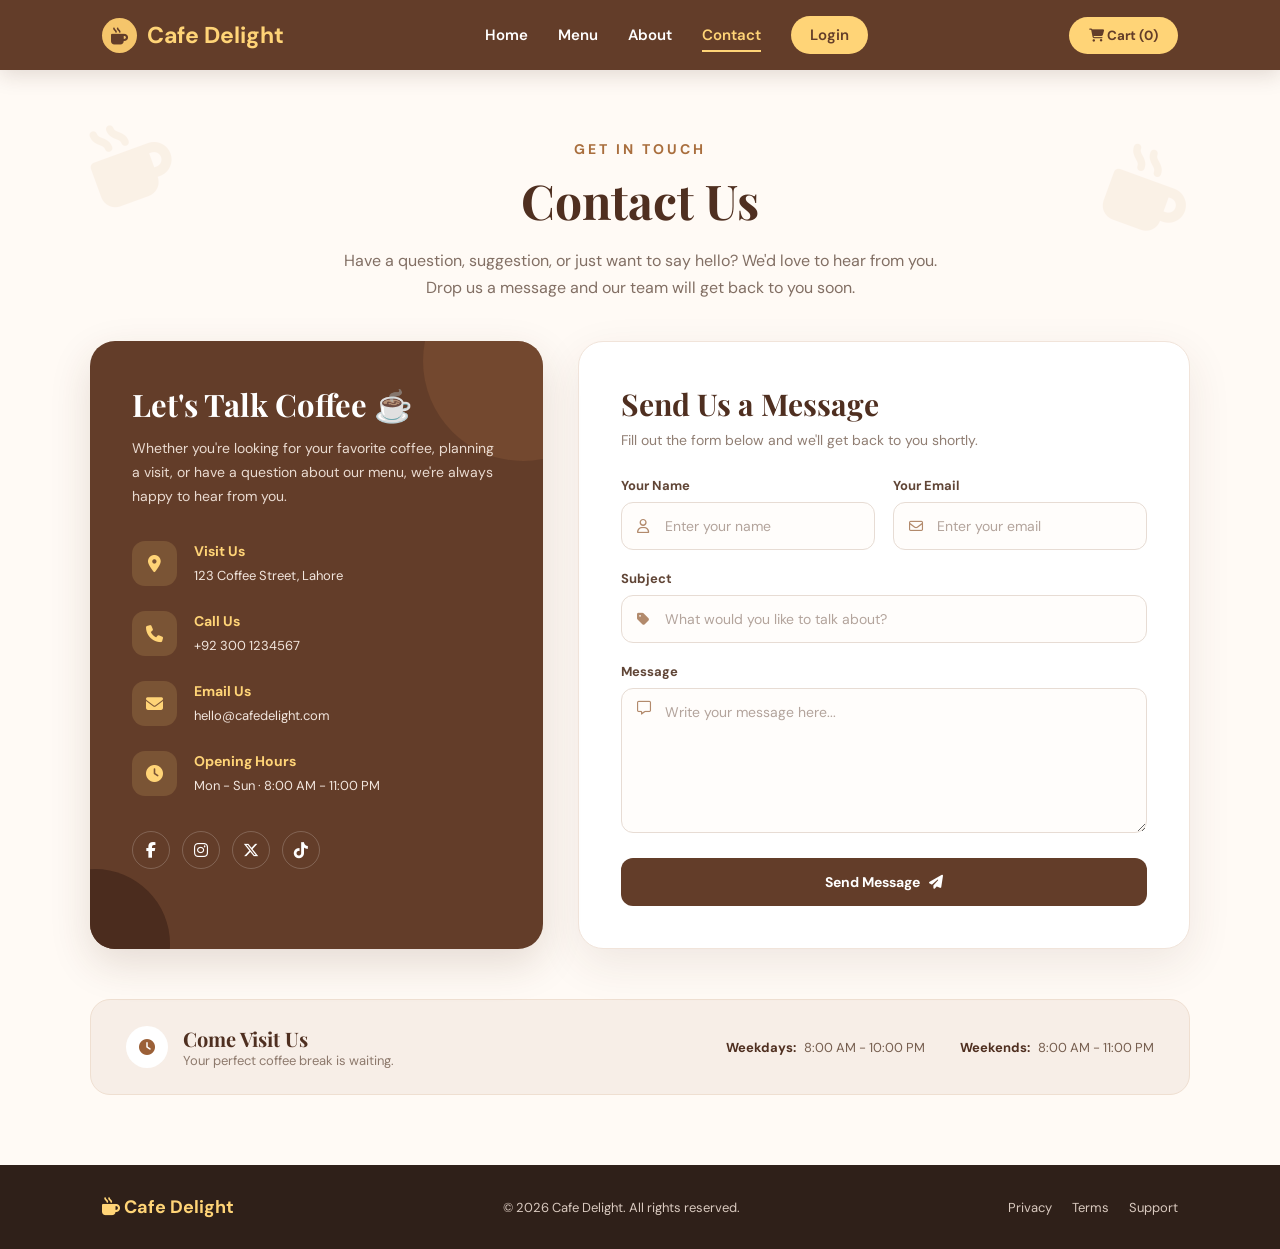
<file: cafe/contact.html>
<!DOCTYPE html>
<html lang="en">
<head>
    <meta charset="UTF-8">
    <meta name="viewport" content="width=device-width, initial-scale=1.0">

    <title>Contact Us | Cafe Delight</title>

    <!-- Google Font -->
    <link rel="preconnect" href="https://fonts.googleapis.com">
    <link rel="preconnect" href="https://fonts.gstatic.com" crossorigin>
    <link href="https://fonts.googleapis.com/css2?family=DM+Sans:wght@400;500;600;700&family=Playfair+Display:wght@600;700&display=swap" rel="stylesheet">

    <!-- Font Awesome Icons -->
    <link rel="stylesheet"
          href="https://cdnjs.cloudflare.com/ajax/libs/font-awesome/6.5.2/css/all.min.css">

    <style>

        /* =========================
           RESET
        ========================= */

        * {
            margin: 0;
            padding: 0;
            box-sizing: border-box;
        }

        html {
            scroll-behavior: smooth;
        }

        body {
            font-family: "DM Sans", sans-serif;
            background: #fffaf5;
            color: #4f2f20;
            min-height: 100vh;
        }

        a {
            text-decoration: none;
            color: inherit;
        }

        button,
        input,
        textarea {
            font-family: inherit;
        }


        /* =========================
           NAVBAR
        ========================= */

        .navbar {
            height: 70px;
            background: #633d29;
            display: flex;
            align-items: center;
            justify-content: space-between;
            padding: 0 8%;
            color: white;
            box-shadow: 0 5px 20px rgba(60, 35, 22, 0.15);
            position: sticky;
            top: 0;
            z-index: 1000;
        }

        .logo {
            display: flex;
            align-items: center;
            gap: 10px;
            font-size: 23px;
            font-weight: 700;
            color: #ffd477;
        }

        .logo-icon {
            width: 35px;
            height: 35px;
            border-radius: 50%;
            background: #f5c56b;
            color: #633d29;
            display: flex;
            align-items: center;
            justify-content: center;
            font-size: 17px;
        }

        .nav-links {
            display: flex;
            align-items: center;
            gap: 30px;
        }

        .nav-links a {
            color: #fff;
            font-size: 15px;
            font-weight: 600;
            position: relative;
            transition: 0.3s;
        }

        .nav-links a::after {
            content: "";
            position: absolute;
            width: 0;
            height: 2px;
            background: #ffd477;
            left: 0;
            bottom: -7px;
            transition: 0.3s;
        }

        .nav-links a:hover,
        .nav-links a.active {
            color: #ffd477;
        }

        .nav-links a:hover::after,
        .nav-links a.active::after {
            width: 100%;
        }

        .login-btn {
            background: #ffd477;
            color: #633d29 !important;
            padding: 9px 19px;
            border-radius: 25px;
        }

        .login-btn:hover {
            transform: translateY(-2px);
            box-shadow: 0 5px 15px rgba(255, 212, 119, 0.3);
        }

        .login-btn::after {
            display: none;
        }

        .cart-btn {
            background: #ffd477;
            color: #633d29;
            border: none;
            padding: 10px 20px;
            border-radius: 25px;
            cursor: pointer;
            font-weight: 700;
            transition: 0.3s;
        }

        .cart-btn:hover {
            transform: translateY(-2px);
            box-shadow: 0 5px 15px rgba(255, 212, 119, 0.35);
        }


        /* =========================
           HERO
        ========================= */

        .contact-hero {
            text-align: center;
            padding: 70px 20px 40px;
            position: relative;
            overflow: hidden;
        }

        .coffee-decoration {
            position: absolute;
            color: #e9c9a7;
            font-size: 80px;
            opacity: 0.18;
        }

        .coffee-left {
            left: 7%;
            top: 50px;
            transform: rotate(-20deg);
        }

        .coffee-right {
            right: 7%;
            top: 80px;
            transform: rotate(20deg);
        }

        .small-title {
            color: #a96e3d;
            font-size: 14px;
            font-weight: 700;
            letter-spacing: 3px;
            text-transform: uppercase;
            margin-bottom: 10px;
        }

        .contact-hero h1 {
            font-family: "Playfair Display", serif;
            font-size: 48px;
            color: #4f2f20;
            margin-bottom: 15px;
        }

        .contact-hero p {
            max-width: 600px;
            margin: auto;
            color: #826f64;
            font-size: 16px;
            line-height: 1.7;
        }


        /* =========================
           CONTACT SECTION
        ========================= */

        .contact-section {
            max-width: 1150px;
            margin: 0 auto 80px;
            padding: 0 25px;

            display: grid;
            grid-template-columns: 0.85fr 1.15fr;
            gap: 35px;
        }


        /* =========================
           CONTACT INFO
        ========================= */

        .contact-info {
            background: #633d29;
            border-radius: 25px;
            padding: 42px;
            color: white;
            position: relative;
            overflow: hidden;
            box-shadow: 0 15px 40px rgba(83, 48, 29, 0.15);
        }

        .contact-info::before {
            content: "";
            position: absolute;
            width: 200px;
            height: 200px;
            border-radius: 50%;
            background: #8b5738;
            right: -80px;
            top: -80px;
            opacity: 0.4;
        }

        .contact-info::after {
            content: "";
            position: absolute;
            width: 150px;
            height: 150px;
            border-radius: 50%;
            background: #4b2c1e;
            left: -70px;
            bottom: -70px;
        }

        .contact-info h2 {
            font-family: "Playfair Display", serif;
            font-size: 31px;
            margin-bottom: 12px;
            position: relative;
            z-index: 2;
        }

        .contact-info > p {
            color: #eadbd1;
            line-height: 1.7;
            font-size: 14px;
            margin-bottom: 32px;
            position: relative;
            z-index: 2;
        }

        .info-item {
            display: flex;
            align-items: center;
            gap: 17px;
            margin-bottom: 25px;
            position: relative;
            z-index: 2;
        }

        .info-icon {
            width: 45px;
            height: 45px;
            border-radius: 13px;
            background: rgba(255, 212, 119, 0.15);
            color: #ffd477;
            display: flex;
            align-items: center;
            justify-content: center;
            font-size: 17px;
            flex-shrink: 0;
        }

        .info-item h4 {
            font-size: 14px;
            margin-bottom: 4px;
            color: #ffd477;
        }

        .info-item span {
            color: #f2e6de;
            font-size: 13px;
        }

        .socials {
            display: flex;
            gap: 12px;
            margin-top: 35px;
            position: relative;
            z-index: 2;
        }

        .socials a {
            width: 38px;
            height: 38px;
            border: 1px solid rgba(255,255,255,0.2);
            border-radius: 50%;
            display: flex;
            align-items: center;
            justify-content: center;
            transition: 0.3s;
        }

        .socials a:hover {
            background: #ffd477;
            color: #633d29;
            transform: translateY(-4px);
        }


        /* =========================
           FORM CARD
        ========================= */

        .contact-form-card {
            background: white;
            padding: 42px;
            border-radius: 25px;
            box-shadow: 0 15px 45px rgba(78, 48, 31, 0.09);
            border: 1px solid #f1e4da;
        }

        .form-heading {
            margin-bottom: 28px;
        }

        .form-heading h2 {
            font-family: "Playfair Display", serif;
            font-size: 30px;
            color: #4f2f20;
            margin-bottom: 7px;
        }

        .form-heading p {
            color: #907e73;
            font-size: 14px;
        }

        .input-row {
            display: grid;
            grid-template-columns: 1fr 1fr;
            gap: 18px;
        }

        .form-group {
            margin-bottom: 20px;
        }

        .form-group label {
            display: block;
            font-size: 13px;
            font-weight: 700;
            color: #604536;
            margin-bottom: 8px;
        }

        .input-box {
            position: relative;
        }

        .input-box i {
            position: absolute;
            left: 16px;
            top: 50%;
            transform: translateY(-50%);
            color: #b28a6c;
            font-size: 14px;
        }

        .input-box textarea + i {
            top: 20px;
        }

        .form-control {
            width: 100%;
            border: 1px solid #e7dcd4;
            background: #fffdfb;
            border-radius: 12px;
            padding: 14px 16px 14px 43px;
            outline: none;
            color: #4f2f20;
            font-size: 14px;
            transition: 0.3s;
        }

        textarea.form-control {
            min-height: 145px;
            resize: vertical;
        }

        .form-control::placeholder {
            color: #b3a49c;
        }

        .form-control:focus {
            border-color: #b77a4c;
            background: white;
            box-shadow: 0 0 0 4px rgba(183, 122, 76, 0.08);
        }

        .submit-btn {
            width: 100%;
            border: none;
            padding: 15px;
            border-radius: 12px;
            background: #633d29;
            color: white;
            font-size: 14px;
            font-weight: 700;
            cursor: pointer;
            transition: 0.3s;
            display: flex;
            align-items: center;
            justify-content: center;
            gap: 9px;
        }

        .submit-btn:hover {
            background: #4d2d1e;
            transform: translateY(-2px);
            box-shadow: 0 8px 20px rgba(99, 61, 41, 0.2);
        }

        .success-message {
            display: none;
            background: #edf8ef;
            color: #397044;
            border: 1px solid #cce8d0;
            padding: 13px 15px;
            border-radius: 10px;
            margin-bottom: 20px;
            font-size: 13px;
        }


        /* =========================
           OPENING HOURS
        ========================= */

        .hours {
            max-width: 1150px;
            margin: -30px auto 70px;
            padding: 0 25px;
        }

        .hours-box {
            background: #f7eee7;
            border-radius: 20px;
            padding: 25px 35px;
            display: flex;
            justify-content: space-between;
            align-items: center;
            border: 1px solid #efdfd1;
        }

        .hours-title {
            display: flex;
            align-items: center;
            gap: 15px;
        }

        .hours-title i {
            width: 42px;
            height: 42px;
            display: flex;
            align-items: center;
            justify-content: center;
            background: #fff;
            border-radius: 50%;
            color: #9b6037;
        }

        .hours-title h3 {
            font-family: "Playfair Display", serif;
            font-size: 20px;
        }

        .hours-list {
            display: flex;
            gap: 35px;
            color: #765e4f;
            font-size: 13px;
        }

        .hours-list strong {
            color: #4f2f20;
            margin-right: 5px;
        }


        /* =========================
           FOOTER
        ========================= */

        footer {
            background: #2f2019;
            color: #d9c9bf;
            padding: 30px 8%;
        }

        .footer-content {
            display: flex;
            align-items: center;
            justify-content: space-between;
        }

        .footer-logo {
            color: #ffd477;
            font-size: 18px;
            font-weight: 700;
        }

        .footer-content p {
            font-size: 13px;
        }

        .footer-links {
            display: flex;
            gap: 20px;
            font-size: 13px;
        }

        .footer-links a:hover {
            color: #ffd477;
        }


       /* =========================
   MOBILE MENU
========================= */

.menu-toggle {
    display: none;
    color: white;
    font-size: 23px;
    cursor: pointer;
    background: none;
    border: none;
}

/* Mobile */
@media (max-width: 700px) {

    .navbar {
        position: sticky;
        top: 0;
        z-index: 1000;
    }

    .nav-links {
        display: none;
        position: absolute;
        top: 70px;
        left: 0;
        width: 100%;
        background: #633d29;
        flex-direction: column;
        align-items: stretch;
        gap: 0;
        padding: 10px 5% 20px;
        box-shadow: 0 10px 20px rgba(0,0,0,0.15);
    }

    /* This class opens the menu */
    .nav-links.active {
        display: flex;
    }

    .nav-links a {
        padding: 14px 10px;
        display: block;
    }

    .nav-links a::after {
        display: none;
    }

    .cart-btn {
        display: none;
    }

    .menu-toggle {
        display: block;
    }

    /* Rest of your existing mobile CSS */
    .contact-hero {
        padding-top: 50px;
    }

    .contact-hero h1 {
        font-size: 38px;
    }

    .coffee-decoration {
        display: none;
    }

    .contact-section {
        padding: 0 15px;
    }

    .contact-info,
    .contact-form-card {
        padding: 28px 22px;
        border-radius: 20px;
    }

    .input-row {
        grid-template-columns: 1fr;
        gap: 0;
    }

    .hours {
        padding: 0 15px;
    }

    .hours-list {
        flex-direction: column;
        gap: 10px;
    }

    .footer-content {
        flex-direction: column;
        gap: 15px;
        text-align: center;
    }

    .footer-links {
        display: none;
    }
}



        /* =========================
           RESPONSIVE
        ========================= */

        @media (max-width: 900px) {

            .navbar {
                padding: 0 5%;
            }

            .contact-section {
                grid-template-columns: 1fr;
            }

            .contact-info {
                min-height: auto;
            }

            .hours-box {
                flex-direction: column;
                align-items: flex-start;
                gap: 20px;
            }

        }

        @media (max-width: 700px) {

            .nav-links {
                display: none;
            }

            .cart-btn {
                display: none;
            }

            .menu-toggle {
                display: block;
            }

            .contact-hero {
                padding-top: 50px;
            }

            .contact-hero h1 {
                font-size: 38px;
            }

            .coffee-decoration {
                display: none;
            }

            .contact-section {
                padding: 0 15px;
            }

            .contact-info,
            .contact-form-card {
                padding: 28px 22px;
                border-radius: 20px;
            }

            .input-row {
                grid-template-columns: 1fr;
                gap: 0;
            }

            .hours {
                padding: 0 15px;
            }

            .hours-list {
                flex-direction: column;
                gap: 10px;
            }

            .footer-content {
                flex-direction: column;
                gap: 15px;
                text-align: center;
            }

            .footer-links {
                display: none;
            }
        }

    </style>
</head>

<body>


    <!-- =========================
         NAVBAR
    ========================== -->

    <nav class="navbar">

        <a href="#" class="logo">
            <span class="logo-icon">
                <i class="fa-solid fa-mug-hot"></i>
            </span>
            Cafe Delight
        </a>

        <div class="nav-links">
            <a href="index.html">Home</a>
            <a href="manu.html">Menu</a>
            <a href="about.html">About</a>
            <a href="contact.html" class="active">Contact</a>
            <a href="login.html" class="login-btn">Login</a>
        </div>

        <button class="cart-btn">
            <i class="fa-solid fa-cart-shopping"></i>
            Cart (0)
        </button>

       <button class="menu-toggle" id="menuToggle" type="button">
    <i class="fa-solid fa-bars"></i>
</button>


    </nav>



    <!-- =========================
         HERO
    ========================== -->

    <section class="contact-hero">

        <i class="fa-solid fa-mug-hot coffee-decoration coffee-left"></i>
        <i class="fa-solid fa-mug-hot coffee-decoration coffee-right"></i>

        <div class="small-title">
            Get In Touch
        </div>

        <h1>Contact Us</h1>

        <p>
            Have a question, suggestion, or just want to say hello?
            We'd love to hear from you. Drop us a message and our team
            will get back to you soon.
        </p>

    </section>



    <!-- =========================
         CONTACT SECTION
    ========================== -->

    <section class="contact-section">


        <!-- CONTACT INFORMATION -->

        <div class="contact-info">

            <h2>Let's Talk Coffee ☕</h2>

            <p>
                Whether you're looking for your favorite coffee,
                planning a visit, or have a question about our menu,
                we're always happy to hear from you.
            </p>


            <div class="info-item">

                <div class="info-icon">
                    <i class="fa-solid fa-location-dot"></i>
                </div>

                <div>
                    <h4>Visit Us</h4>
                    <span>123 Coffee Street, Lahore</span>
                </div>

            </div>


            <div class="info-item">

                <div class="info-icon">
                    <i class="fa-solid fa-phone"></i>
                </div>

                <div>
                    <h4>Call Us</h4>
                    <span>+92 300 1234567</span>
                </div>

            </div>


            <div class="info-item">

                <div class="info-icon">
                    <i class="fa-solid fa-envelope"></i>
                </div>

                <div>
                    <h4>Email Us</h4>
                    <span>hello@cafedelight.com</span>
                </div>

            </div>


            <div class="info-item">

                <div class="info-icon">
                    <i class="fa-solid fa-clock"></i>
                </div>

                <div>
                    <h4>Opening Hours</h4>
                    <span>Mon - Sun · 8:00 AM - 11:00 PM</span>
                </div>

            </div>


            <!-- SOCIAL ICONS -->

            <div class="socials">

                <a href="#">
                    <i class="fa-brands fa-facebook-f"></i>
                </a>

                <a href="#">
                    <i class="fa-brands fa-instagram"></i>
                </a>

                <a href="#">
                    <i class="fa-brands fa-x-twitter"></i>
                </a>

                <a href="#">
                    <i class="fa-brands fa-tiktok"></i>
                </a>

            </div>

        </div>



        <!-- CONTACT FORM -->

        <div class="contact-form-card">

            <div class="form-heading">

                <h2>Send Us a Message</h2>

                <p>
                    Fill out the form below and we'll get back to you shortly.
                </p>

            </div>


            <div class="success-message" id="successMessage">
                <i class="fa-solid fa-circle-check"></i>
                &nbsp; Your message has been sent successfully!
            </div>


            <form id="contactForm">


                <div class="input-row">

                    <div class="form-group">

                        <label for="name">
                            Your Name
                        </label>

                        <div class="input-box">

                            <i class="fa-regular fa-user"></i>

                            <input
                                type="text"
                                id="name"
                                class="form-control"
                                placeholder="Enter your name"
                                required
                            >

                        </div>

                    </div>


                    <div class="form-group">

                        <label for="email">
                            Your Email
                        </label>

                        <div class="input-box">

                            <i class="fa-regular fa-envelope"></i>

                            <input
                                type="email"
                                id="email"
                                class="form-control"
                                placeholder="Enter your email"
                                required
                            >

                        </div>

                    </div>

                </div>


                <div class="form-group">

                    <label for="subject">
                        Subject
                    </label>

                    <div class="input-box">

                        <i class="fa-solid fa-tag"></i>

                        <input
                            type="text"
                            id="subject"
                            class="form-control"
                            placeholder="What would you like to talk about?"
                            required
                        >

                    </div>

                </div>


                <div class="form-group">

                    <label for="message">
                        Message
                    </label>

                    <div class="input-box">

                        <textarea
                            id="message"
                            class="form-control"
                            placeholder="Write your message here..."
                            required
                        ></textarea>

                        <i class="fa-regular fa-message"></i>

                    </div>

                </div>


                <button type="submit" class="submit-btn">

                    Send Message

                    <i class="fa-solid fa-paper-plane"></i>

                </button>


            </form>

        </div>

    </section>



    <!-- =========================
         OPENING HOURS
    ========================== -->

    <section class="hours">

        <div class="hours-box">

            <div class="hours-title">

                <i class="fa-solid fa-clock"></i>

                <div>
                    <h3>Come Visit Us</h3>
                    <p style="font-size:13px;color:#8d796c;">
                        Your perfect coffee break is waiting.
                    </p>
                </div>

            </div>


            <div class="hours-list">

                <div>
                    <strong>Weekdays:</strong>
                    8:00 AM - 10:00 PM
                </div>

                <div>
                    <strong>Weekends:</strong>
                    8:00 AM - 11:00 PM
                </div>

            </div>

        </div>

    </section>



    <!-- =========================
         FOOTER
    ========================== -->

    <footer>

        <div class="footer-content">

            <div class="footer-logo">
                <i class="fa-solid fa-mug-hot"></i>
                Cafe Delight
            </div>

            <p>
                © 2026 Cafe Delight. All rights reserved.
            </p>

            <div class="footer-links">
                <a href="#">Privacy</a>
                <a href="#">Terms</a>
                <a href="#">Support</a>
            </div>

        </div>

    </footer>



    <!-- =========================
         JAVASCRIPT
    ========================== -->

   <script>

const form = document.getElementById("contactForm");
const successMessage = document.getElementById("successMessage");

form.addEventListener("submit", function(event) {

    event.preventDefault();

    successMessage.style.display = "block";

    form.reset();

    setTimeout(() => {
        successMessage.style.display = "none";
    }, 5000);

});


/* =========================
   MOBILE MENU
========================= */

const menuToggle = document.getElementById("menuToggle");
const navLinks = document.querySelector(".nav-links");

menuToggle.addEventListener("click", function () {

    navLinks.classList.toggle("active");

    const icon = menuToggle.querySelector("i");

    if (navLinks.classList.contains("active")) {
        icon.classList.remove("fa-bars");
        icon.classList.add("fa-xmark");
    } else {
        icon.classList.remove("fa-xmark");
        icon.classList.add("fa-bars");
    }

});

</script>
</file>
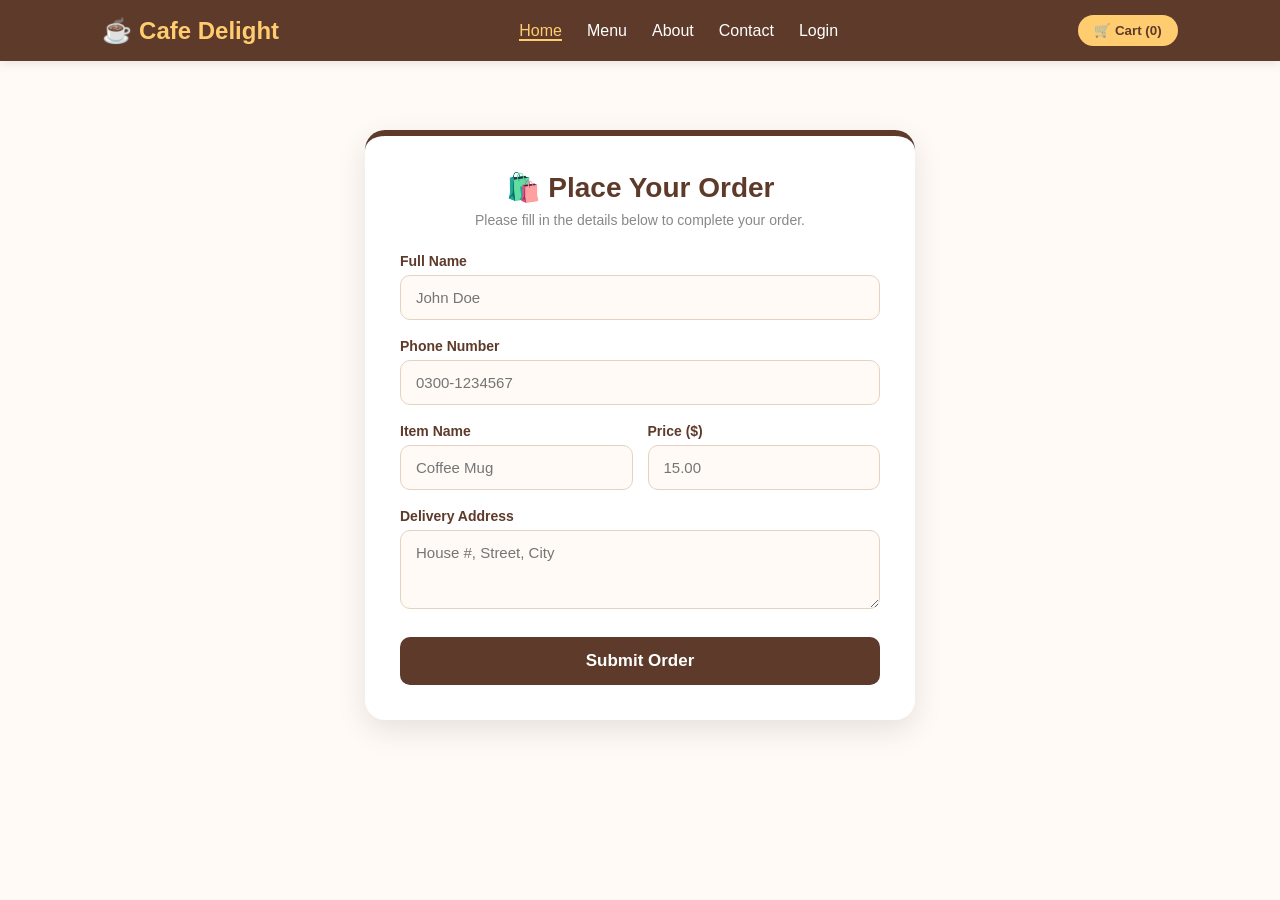
<file: cafe/login.html>
<!DOCTYPE html>
<html lang="en">
<head>
    <meta charset="UTF-8">
    <meta name="viewport" content="width=device-width, initial-scale=1.0">
    <title>Document</title>
    <link rel="stylesheet" href="css/style.css">
</head>
<body>
    <header>
    <nav>
        <div class="logo">☕ Cafe Delight</div>
        <ul class="nav-links">
            <li><a href="index.html" onclick="showPage('home')" class="nav-link active">Home</a></li>
            <li><a href="manu.html" onclick="showPage('menu')" class="nav-link">Menu</a></li>
            <li><a href="about.html" onclick="showPage('about')" class="nav-link">About</a></li>
            <li><a href="contact.html" onclick="showPage('contact')" class="nav-link">Contact</a></li>
            <li><a href="login.html" onclick="showPage('login')" class="nav-link">Login</a></li>
        </ul>
        <button class="cart-btn" onclick="toggleCart()">🛒 Cart (<span id="cart-count">0</span>)</button>
    </nav>
</header>
    <div class="form-container">
    <h2>🛍️ Place Your Order</h2>
    <p class="subtitle">Please fill in the details below to complete your order.</p>

    <form action="submit_order.php" method="POST">
        
        <!-- Customer Name -->
        <div class="input-group">
            <label for="name">Full Name</label>
            <input type="text" id="name" name="name" placeholder="John Doe" required>
        </div>

        <!-- Phone Number -->
        <div class="input-group">
            <label for="phone">Phone Number</label>
            <input type="tel" id="phone" name="phone" placeholder="0300-1234567" required>
        </div>

        <!-- Row for Item Name & Price -->
        <div class="form-row">
            <div class="input-group">
                <label for="item-name">Item Name</label>
                <input type="text" id="item-name" name="item_name" placeholder="Coffee Mug" required>
            </div>
            <div class="input-group">
                <label for="price">Price ($)</label>
                <input type="number" id="price" name="price" placeholder="15.00" step="0.01" required>
            </div>
        </div>

        <!-- Delivery Address -->
        <div class="input-group">
            <label for="address">Delivery Address</label>
            <textarea id="address" name="address" rows="3" placeholder="House #, Street, City" required></textarea>
        </div>

        <!-- Submit Button -->
        <button type="submit" class="btn-submit">Submit Order</button>
    </form>
</div>
</body>
</html>
</file>
<file: cafe/css/style.css>
* { margin: 0; padding: 0; box-sizing: border-box; font-family: 'Segoe UI', sans-serif; }
body { background: #fffaf5; color: #333; }
header { background: #5d3a29; position: fixed; width: 100%; top: 0; z-index: 1000; }
nav { display: flex; justify-content: space-between; align-items: center; padding: 15px 8%; }
.logo { font-size: 24px; font-weight: bold; color: #ffcc70; }
.nav-links { list-style: none; display: flex; gap: 25px; }
.nav-links a { color: white; text-decoration: none; }
.nav-links a.active { color: #ffcc70; border-bottom: 2px solid #ffcc70; }
.login-highlight { background: #ffcc70; color: #5d3a29!important; padding: 6px 15px; border-radius: 20px; }
.cart-btn { background: #ffcc70; color: #5d3a29; border: none; padding: 8px 16px; border-radius: 20px; font-weight: bold; cursor: pointer; }
section { padding: 100px 8% 60px; min-height: 90vh; }
.section-title { text-align: center; color: #5d3a29; font-size: 32px; margin-bottom: 30px; }
.hero { text-align: center; background: url('https://images.unsplash.com/photo-1495474472287-4d71bcdd2085?w=1200') center/cover; color: white; padding: 150px 20px; border-radius: 15px; }
.hero h1 { font-size: 48px; text-shadow: 2px 2px 5px #000; }
.btn { background: #ffcc70; color: #5d3a29; padding: 12px 30px; border-radius: 30px; text-decoration: none; font-weight: bold; display: inline-block; margin-top: 20px; }
.features { display: flex; gap: 20px; margin-top: 50px; flex-wrap: wrap; justify-content: center; }
.feature-box { background: white; padding: 25px; border-radius: 12px; width: 280px; text-align: center; box-shadow: 0 4px 15px rgba(0,0,0,0.1); }
.menu-grid { display: grid; grid-template-columns: repeat(auto-fit, minmax(260px, 1fr)); gap: 25px; }
.product-card { background: white; padding: 15px; border-radius: 12px; text-align: center; box-shadow: 0 4px 15px rgba(0,0,0,0.1); }
.product-card img { width: 100%; height: 160px; object-fit: cover; border-radius: 10px; }
.product-card button { background: #5d3a29; color: white; border: none; padding: 10px 20px; border-radius: 20px; cursor: pointer; margin-top: 10px; transition: 0.3s; }
.contact-form { max-width: 500px; margin: auto; display: flex; flex-direction: column; gap: 15px; }
.contact-form input,.contact-form textarea { padding: 12px; border: 1px solid #ddd; border-radius: 8px; }
.contact-form button { background: #5d3a29; color: white; border: none; padding: 12px; border-radius: 8px; cursor: pointer; }
.cart-sidebar { position: fixed; right: -400px; top: 0; width: 350px; height: 100%; background: white; box-shadow: -3px 0 15px rgba(0,0,0,0.2); padding: 20px; transition: 0.4s; z-index: 2000; overflow-y: auto; }
.cart-sidebar.active { right: 0; }
.cart-item-new { display: flex; align-items: center; justify-content: space-between; background: #fffaf5; padding: 12px; border-radius: 10px; margin-bottom: 10px; border: 1px solid #f0dcc9; gap: 10px; }
.item-info { flex: 1; }.item-info b { color: #5d3a29; font-size: 14px; }
.qty-controls { display: flex; align-items: center; gap: 6px; background: white; border: 1px solid #ddd; border-radius: 20px; padding: 3px 8px; }
.qty-controls button { background: #5d3a29; color: white; border: none; width: 22px; height: 22px; border-radius: 50%; cursor: pointer; }
.qty-controls span { min-width: 15px; text-align: center; font-weight: bold; }
.item-total { font-weight: bold; color: #5d3a29; }
.remove-btn { background: #ff4d4d; color: white; border: none; width: 25px; height: 25px; border-radius: 50%; cursor: pointer; }
.order-btn,.close-btn { width: 100%; padding: 12px; border: none; border-radius: 10px; margin-top: 10px; cursor: pointer; }
.order-btn { background: #5d3a29; color: white; }.close-btn { background: #ddd; }
.login-body { background: #f3ebe3; }
.login-wrapper { display: flex; justify-content: center; align-items: center; min-height: 100vh; padding-top: 80px; }
.login-box-new { display: flex; background: white; width: 800px; border-radius: 20px; overflow: hidden; box-shadow: 0 10px 30px rgba(0,0,0,0.15); }
.login-left { background: #5d3a29; color: white; width: 40%; padding: 40px; text-align: center; display: flex; flex-direction: column; justify-content: center; }
.login-right { width: 60%; padding: 40px; }
.login-right input { width: 100%; padding: 12px; margin: 8px 0 15px; border: 1px solid #ddd; border-radius: 8px; }
.login-right button { width: 100%; background: #5d3a29; color: white; border: none; padding: 13px; border-radius: 10px; font-size: 16px; cursor: pointer; }
.signup-text { text-align: center; margin-top: 15px; font-size: 14px; }
footer { text-align: center; padding: 20px; background: #2c1e17; color: white; }
/* ===== RESET & BASE ===== */
* { margin: 0; padding: 0; box-sizing: border-box; font-family: 'Segoe UI', sans-serif; }
body { background: #fffaf5; color: #333; }
a { text-decoration: none; }

/* ===== NAVBAR ===== */
header { background: #5d3a29; position: fixed; width: 100%; top: 0; z-index: 1000; box-shadow: 0 2px 10px rgba(0,0,0,0.1); }
nav { display: flex; justify-content: space-between; align-items: center; padding: 15px 8%; }
.logo { font-size: 24px; font-weight: bold; color: #ffcc70; }
.nav-links { list-style: none; display: flex; gap: 25px; align-items: center; }
.nav-links a { color: white; font-weight: 500; transition: 0.3s; }
.nav-links a:hover, .nav-links a.active { color: #ffcc70; }
.login-highlight { background: #ffcc70; color: #5d3a29 !important; padding: 6px 15px; border-radius: 20px; font-weight: bold; }
.cart-btn { background: #ffcc70; color: #5d3a29; border: none; padding: 8px 16px; border-radius: 20px; font-weight: bold; cursor: pointer; }

/* ===== SECTIONS COMMON ===== */
section { padding: 100px 8% 60px; min-height: 90vh; }
.section-title { text-align: center; color: #5d3a29; font-size: 32px; margin-bottom: 30px; }

/* ===== HOME PAGE ===== */
.hero { text-align: center; background: url('https://images.unsplash.com/photo-1495474472287-4d71bcdd2085?w=1200') center/cover no-repeat; color: white; padding: 160px 20px; border-radius: 15px; }
.hero h1 { font-size: 48px; text-shadow: 2px 2px 5px #000; margin-bottom: 10px; }
.hero .btn { background: #ffcc70; color: #5d3a29; padding: 12px 30px; border-radius: 30px; font-weight: bold; display: inline-block; margin-top: 20px; }
.features { display: flex; gap: 20px; margin-top: 50px; flex-wrap: wrap; justify-content: center; }
.feature-box { background: white; padding: 25px; border-radius: 12px; width: 280px; text-align: center; box-shadow: 0 4px 15px rgba(0,0,0,0.1); }

/* ===== MENU PAGE ===== */
.menu-grid { display: grid; grid-template-columns: repeat(auto-fit, minmax(260px, 1fr)); gap: 25px; }
.product-card { background: white; padding: 15px; border-radius: 12px; text-align: center; box-shadow: 0 4px 15px rgba(0,0,0,0.1); transition: 0.3s; }
.product-card:hover { transform: translateY(-5px); }
.product-card img { width: 100%; height: 160px; object-fit: cover; border-radius: 10px; margin-bottom: 10px; }
.product-card h3 { color: #5d3a29; }
.product-card p { color: #888; margin: 5px 0; }
.product-card button { background: #5d3a29; color: white; border: none; padding: 10px 20px; border-radius: 20px; cursor: pointer; margin-top: 10px; }

/* ===== ABOUT / CONTACT ===== */
.contact-form { max-width: 500px; margin: 30px auto; display: flex; flex-direction: column; gap: 15px; }
.contact-form input, .contact-form textarea { padding: 12px; border: 1px solid #ddd; border-radius: 8px; }
.contact-form button { background: #5d3a29; color: white; border: none; padding: 12px; border-radius: 8px; cursor: pointer; }

/* ===== CART SIDEBAR (Add to Cart) ===== */
.cart-sidebar { position: fixed; right: -400px; top: 0; width: 350px; height: 100%; background: white; box-shadow: -3px 0 15px rgba(0,0,0,0.2); padding: 20px; transition: 0.4s; z-index: 2000; overflow-y: auto; }
.cart-sidebar.active { right: 0; }
.cart-item-new { display: flex; align-items: center; justify-content: space-between; background: #fffaf5; padding: 12px; border-radius: 10px; margin-bottom: 10px; border: 1px solid #f0dcc9; gap: 10px; }
.item-info { flex: 1; } .item-info b { color: #5d3a29; font-size: 14px; }
.qty-controls { display: flex; align-items: center; gap: 6px; background: white; border: 1px solid #ddd; border-radius: 20px; padding: 3px 8px; }
.qty-controls button { background: #5d3a29; color: white; border: none; width: 22px; height: 22px; border-radius: 50%; cursor: pointer; }
.qty-controls span { min-width: 15px; text-align: center; font-weight: bold; }
.item-total { font-weight: bold; color: #5d3a29; }
.remove-btn { background: #ff4d4d; color: white; border: none; width: 25px; height: 25px; border-radius: 50%; cursor: pointer; }
.order-btn, .close-btn { width: 100%; padding: 12px; border: none; border-radius: 10px; margin-top: 10px; cursor: pointer; }
.order-btn { background: #5d3a29; color: white; } .close-btn { background: #ddd; }

/* ===== LOGIN PAGE ===== */
.login-body { background: #f3ebe3; }
.login-wrapper { display: flex; justify-content: center; align-items: center; min-height: 100vh; padding-top: 80px; }
.login-box-new { display: flex; background: white; width: 800px; border-radius: 20px; overflow: hidden; box-shadow: 0 10px 30px rgba(0,0,0,0.15); }
.login-left { background: #5d3a29; color: white; width: 40%; padding: 40px; text-align: center; display: flex; flex-direction: column; justify-content: center; }
.login-right { width: 60%; padding: 40px; }
.login-right input { width: 100%; padding: 12px; margin: 8px 0 15px; border: 1px solid #ddd; border-radius: 8px; }
.login-right button { width: 100%; background: #5d3a29; color: white; border: none; padding: 13px; border-radius: 10px; font-size: 16px; cursor: pointer; }

/* ===== YOUR ORDER FORM CSS (NEW) ===== */
.form-container {
    max-width: 550px;
    margin: 130px auto 50px;
    background: white;
    padding: 35px;
    border-radius: 20px;
    box-shadow: 0 10px 30px rgba(0,0,0,0.1);
    border-top: 6px solid #5d3a29;
}
.form-container h2 { text-align: center; color: #5d3a29; font-size: 28px; margin-bottom: 8px; }
.form-container .subtitle { text-align: center; color: #888; font-size: 14px; margin-bottom: 25px; }
.input-group { margin-bottom: 18px; display: flex; flex-direction: column; }
.input-group label { font-weight: bold; font-size: 14px; color: #5d3a29; margin-bottom: 6px; }
.input-group input, .input-group textarea {
    width: 100%; padding: 13px 15px; border: 1.5px solid #e5d3c2;
    border-radius: 10px; font-size: 15px; outline: none;
    transition: 0.3s; background: #fffaf5;
}
.input-group input:focus, .input-group textarea:focus {
    border-color: #5d3a29; background: white; box-shadow: 0 0 0 3px rgba(93, 58, 41, 0.1);
}
.form-row { display: flex; gap: 15px; }
.form-row .input-group { flex: 1; }
.btn-submit {
    width: 100%; background: #5d3a29; color: white; border: none;
    padding: 14px; border-radius: 10px; font-size: 17px;
    font-weight: bold; cursor: pointer; margin-top: 10px; transition: 0.3s;
}
.btn-submit:hover { background: #3e251a; transform: translateY(-2px); box-shadow: 0 5px 15px rgba(93, 58, 41, 0.3); }

/* ===== FOOTER ===== */
footer { text-align: center; padding: 20px; background: #2c1e17; color: white; }

/* ===== RESPONSIVE ===== */
@media (max-width: 768px) {
    nav { flex-direction: column; gap: 10px; }
    .login-box-new { flex-direction: column; width: 90%; }
    .login-left, .login-right { width: 100%; }
    .form-row { flex-direction: column; gap: 0; }
    .form-container { margin: 110px 15px 30px; padding: 25px; }
}




/* Menu Page Extra CSS - Same as your screenshot theme */
.menu-header {
    text-align: center;
    padding: 90px 20px;
    background: #fdf6ef;
}
.menu-header h1 { color: #5d3a29; font-size: 28px; }
.menu-header p { color: #888; font-size: 14px; margin-top: 5px; }

.menu-section { padding: 20px 6% 50px; background: #fdf6ef; }
.category-title {
    color: #8B5A2B;
    margin: 30px 0 15px;
    font-size: 20px;
    border-left: 5px solid #ff8c00;
    padding-left: 10px;
}
.menu-grid {
    display: grid;
    grid-template-columns: repeat(auto-fit, minmax(230px, 1fr));
    gap: 20px;
}
.product-card {
    background: white;
    border-radius: 10px;
    padding: 12px;
    text-align: center;
    box-shadow: 0 3px 10px rgba(0,0,0,0.08);
    border: 1px solid #f0dcc9;
    transition: 0.3s;
}
.product-card:hover { transform: translateY(-5px); }
.product-card img {
    width: 100%;
    height: 150px;
    object-fit: cover;
    border-radius: 8px;
    margin-bottom: 10px;
}
.product-card h3 { font-size: 15px; color: #333; }
.product-card .desc { font-size: 11px; color: #999; margin: 4px 0; }
.product-card .price { color: #8B5A2B; font-weight: bold; margin: 8px 0; font-size: 14px; }
.product-card button {
    background: #8B5A2B;
    color: white;
    border: none;
    width: 100%;
    padding: 9px;
    border-radius: 5px;
    cursor: pointer;
    font-size: 13px;
    font-weight: bold;
}
.product-card button:hover { background: #5d3a29; }
</file>
